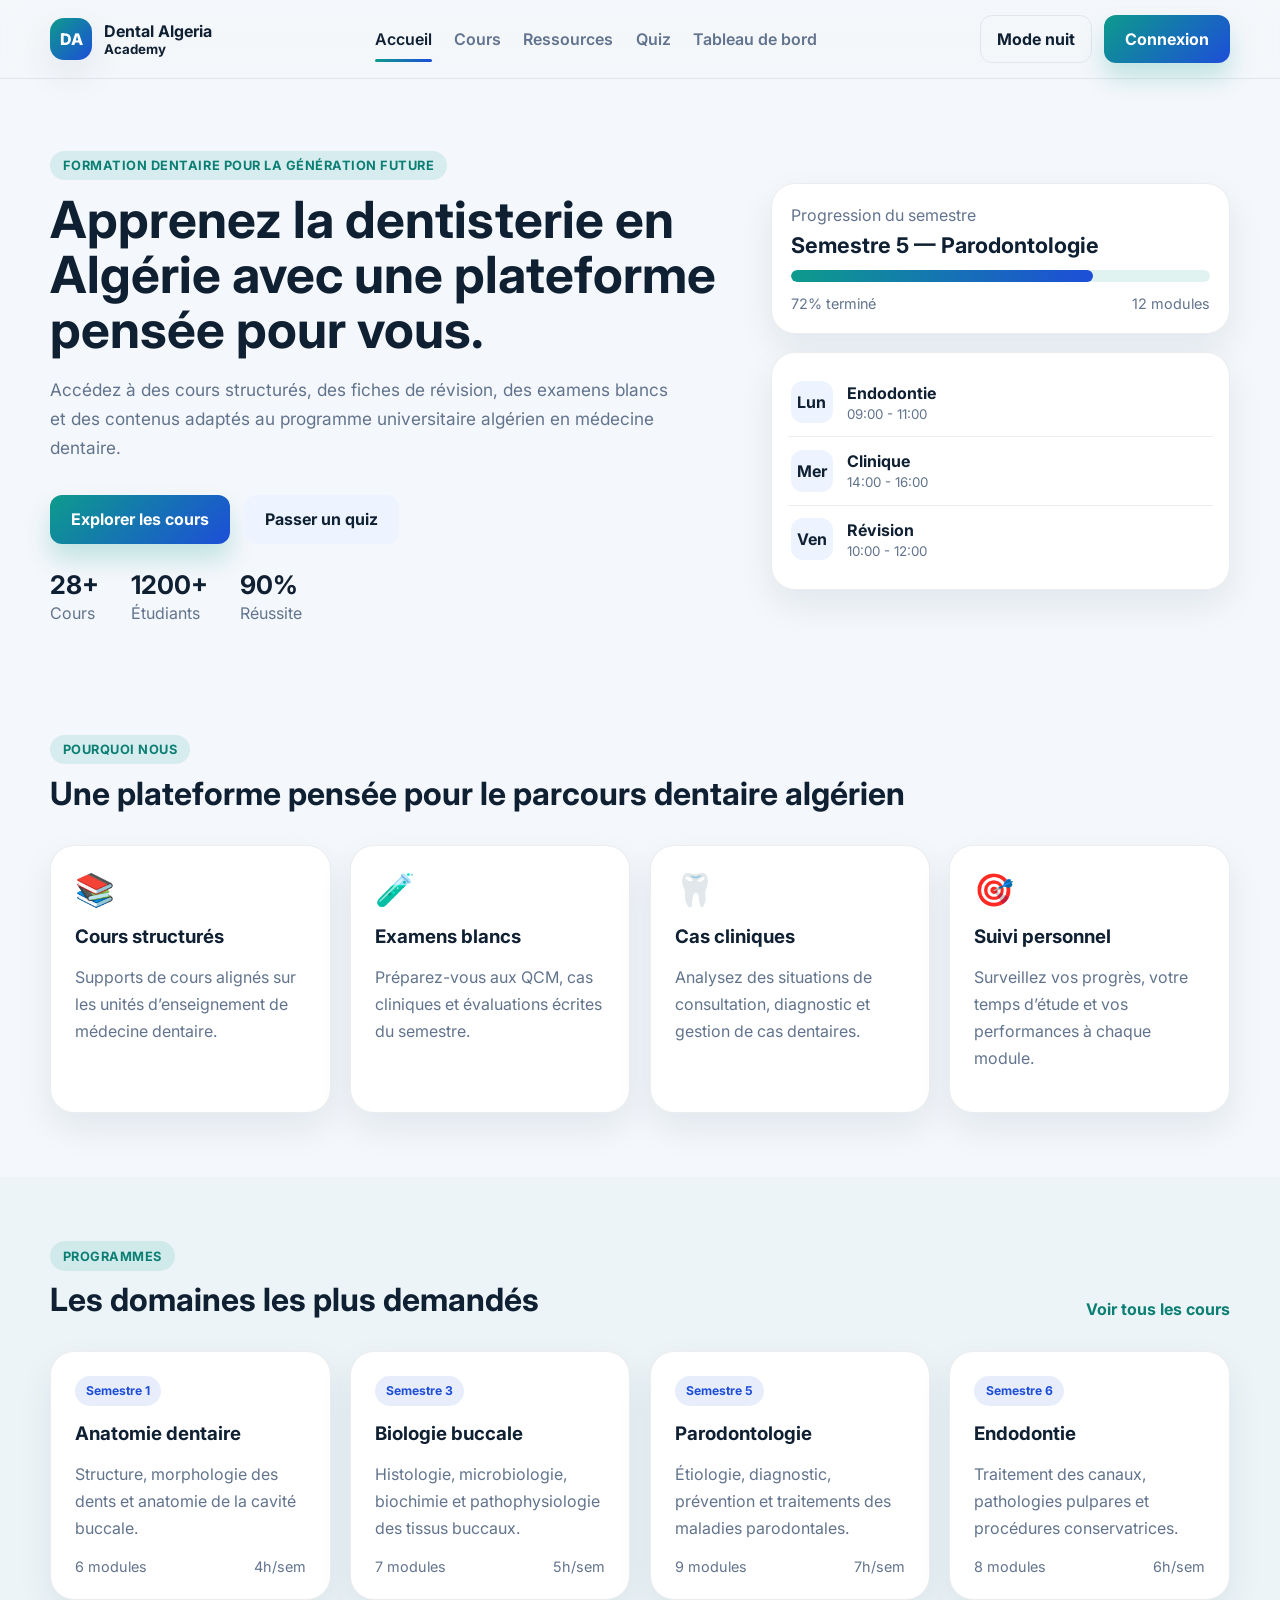
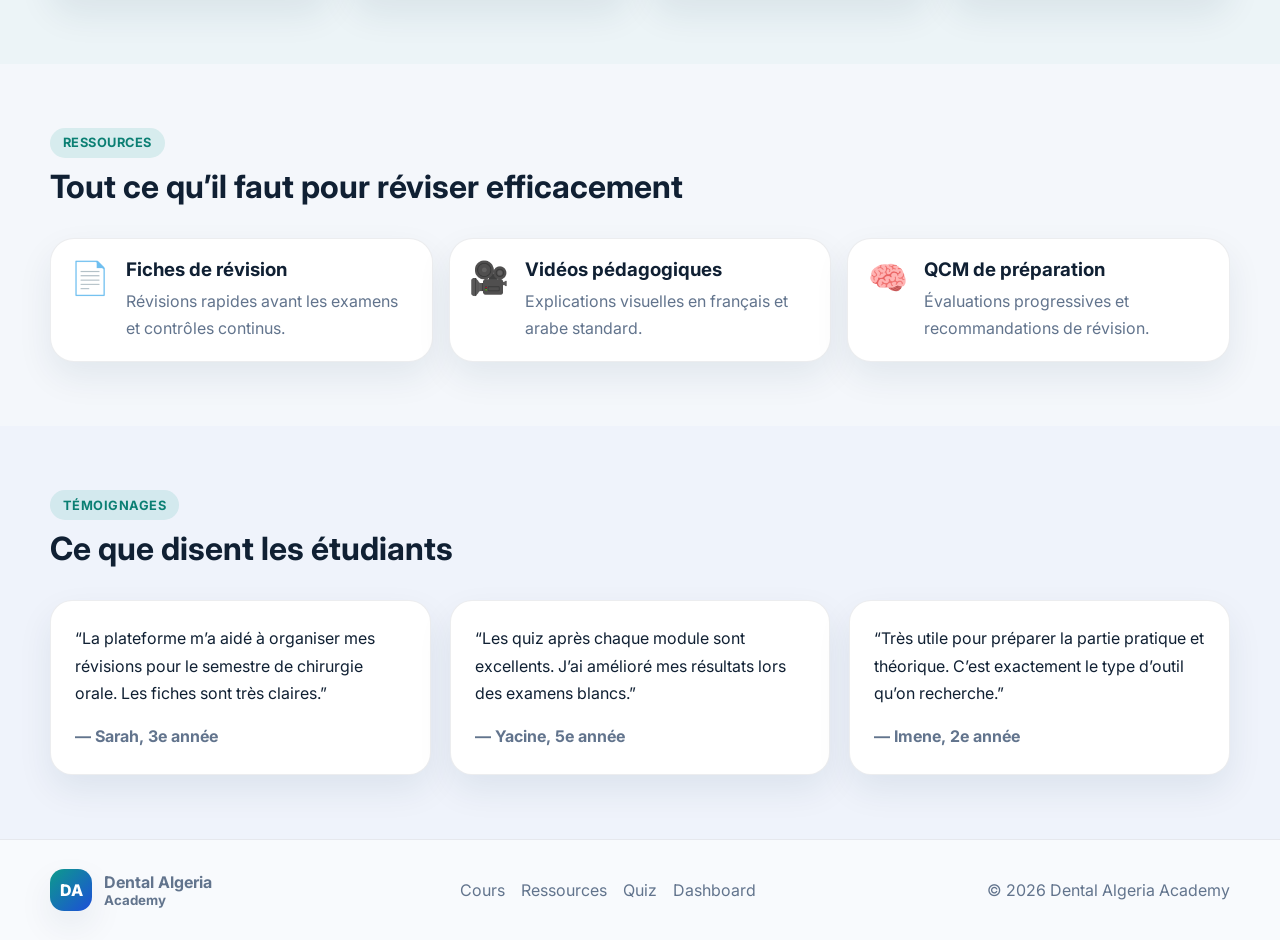
<file: index.html>
<!DOCTYPE html>
<html lang="fr">
  <head>
    <meta charset="UTF-8" />
    <meta name="viewport" content="width=device-width, initial-scale=1.0" />
    <title>Dental Algeria Academy</title>
    <meta
      name="description"
      content="Plateforme d'apprentissage pour étudiants en médecine dentaire en Algérie. Cours, quiz, ressources et suivi de progression."
    />
    <link rel="preconnect" href="https://fonts.googleapis.com" />
    <link rel="preconnect" href="https://fonts.gstatic.com" crossorigin />
    <link
      href="https://fonts.googleapis.com/css2?family=Inter:wght@400;500;600;700;800&display=swap"
      rel="stylesheet"
    />
    <link rel="stylesheet" href="styles.css" />
  </head>
  <body>
    <header class="site-header">
      <div class="container nav-wrap">
        <a href="index.html" class="brand">
          <span class="brand-mark">DA</span>
          <span>
            <strong>Dental Algeria</strong>
            <small>Academy</small>
          </span>
        </a>

        <nav class="main-nav" aria-label="Navigation principale">
          <a href="index.html" class="active">Accueil</a>
          <a href="courses.html">Cours</a>
          <a href="resources.html">Ressources</a>
          <a href="quiz.html">Quiz</a>
          <a href="dashboard.html">Tableau de bord</a>
        </nav>

        <div class="nav-actions">
          <button class="ghost-btn" id="themeToggle" aria-label="Changer le thème">Mode nuit</button>
          <button class="primary-btn" id="loginBtn">Connexion</button>
        </div>
      </div>
    </header>

    <main>
      <section class="hero">
        <div class="container hero-grid">
          <div class="hero-copy">
            <span class="eyebrow">Formation dentaire pour la génération future</span>
            <h1>Apprenez la dentisterie en Algérie avec une plateforme pensée pour vous.</h1>
            <p>
              Accédez à des cours structurés, des fiches de révision, des examens blancs et
              des contenus adaptés au programme universitaire algérien en médecine dentaire.
            </p>

            <div class="hero-actions">
              <a href="courses.html" class="primary-btn">Explorer les cours</a>
              <a href="quiz.html" class="secondary-btn">Passer un quiz</a>
            </div>

            <ul class="hero-metrics">
              <li><strong>28+</strong><span>Cours</span></li>
              <li><strong>1200+</strong><span>Étudiants</span></li>
              <li><strong>90%</strong><span>Réussite</span></li>
            </ul>
          </div>

          <div class="hero-card">
            <div class="mini-panel">
              <span class="panel-label">Progression du semestre</span>
              <h3>Semestre 5 — Parodontologie</h3>
              <div class="progress-bar">
                <span style="width: 72%"></span>
              </div>
              <div class="mini-meta">
                <span>72% terminé</span>
                <span>12 modules</span>
              </div>
            </div>

            <div class="schedule-card">
              <div class="schedule-row">
                <span class="day-tag">Lun</span>
                <div>
                  <strong>Endodontie</strong>
                  <small>09:00 - 11:00</small>
                </div>
              </div>
              <div class="schedule-row">
                <span class="day-tag">Mer</span>
                <div>
                  <strong>Clinique</strong>
                  <small>14:00 - 16:00</small>
                </div>
              </div>
              <div class="schedule-row">
                <span class="day-tag">Ven</span>
                <div>
                  <strong>Révision</strong>
                  <small>10:00 - 12:00</small>
                </div>
              </div>
            </div>
          </div>
        </div>
      </section>

      <section class="section">
        <div class="container">
          <div class="section-head">
            <span class="eyebrow">Pourquoi nous</span>
            <h2>Une plateforme pensée pour le parcours dentaire algérien</h2>
          </div>
          <div class="feature-grid">
            <article class="feature-card">
              <div class="icon">📚</div>
              <h3>Cours structurés</h3>
              <p>Supports de cours alignés sur les unités d’enseignement de médecine dentaire.</p>
            </article>
            <article class="feature-card">
              <div class="icon">🧪</div>
              <h3>Examens blancs</h3>
              <p>Préparez-vous aux QCM, cas cliniques et évaluations écrites du semestre.</p>
            </article>
            <article class="feature-card">
              <div class="icon">🦷</div>
              <h3>Cas cliniques</h3>
              <p>Analysez des situations de consultation, diagnostic et gestion de cas dentaires.</p>
            </article>
            <article class="feature-card">
              <div class="icon">🎯</div>
              <h3>Suivi personnel</h3>
              <p>Surveillez vos progrès, votre temps d’étude et vos performances à chaque module.</p>
            </article>
          </div>
        </div>
      </section>

      <section class="section alt-bg">
        <div class="container">
          <div class="section-head-two">
            <div>
              <span class="eyebrow">Programmes</span>
              <h2>Les domaines les plus demandés</h2>
            </div>
            <a href="courses.html" class="text-link">Voir tous les cours</a>
          </div>

          <div class="course-grid">
            <article class="course-card">
              <span class="course-tag">Semestre 1</span>
              <h3>Anatomie dentaire</h3>
              <p>Structure, morphologie des dents et anatomie de la cavité buccale.</p>
              <div class="course-meta"><span>6 modules</span><span>4h/sem</span></div>
            </article>

            <article class="course-card">
              <span class="course-tag">Semestre 3</span>
              <h3>Biologie buccale</h3>
              <p>Histologie, microbiologie, biochimie et pathophysiologie des tissus buccaux.</p>
              <div class="course-meta"><span>7 modules</span><span>5h/sem</span></div>
            </article>

            <article class="course-card">
              <span class="course-tag">Semestre 5</span>
              <h3>Parodontologie</h3>
              <p>Étiologie, diagnostic, prévention et traitements des maladies parodontales.</p>
              <div class="course-meta"><span>9 modules</span><span>7h/sem</span></div>
            </article>

            <article class="course-card">
              <span class="course-tag">Semestre 6</span>
              <h3>Endodontie</h3>
              <p>Traitement des canaux, pathologies pulpares et procédures conservatrices.</p>
              <div class="course-meta"><span>8 modules</span><span>6h/sem</span></div>
            </article>
          </div>
        </div>
      </section>

      <section class="section">
        <div class="container">
          <div class="section-head">
            <span class="eyebrow">Ressources</span>
            <h2>Tout ce qu’il faut pour réviser efficacement</h2>
          </div>
          <div class="resource-list">
            <div class="resource-item">
              <span>📄</span>
              <div>
                <h3>Fiches de révision</h3>
                <p>Révisions rapides avant les examens et contrôles continus.</p>
              </div>
            </div>
            <div class="resource-item">
              <span>🎥</span>
              <div>
                <h3>Vidéos pédagogiques</h3>
                <p>Explications visuelles en français et arabe standard.</p>
              </div>
            </div>
            <div class="resource-item">
              <span>🧠</span>
              <div>
                <h3>QCM de préparation</h3>
                <p>Évaluations progressives et recommandations de révision.</p>
              </div>
            </div>
          </div>
        </div>
      </section>

      <section class="section testimonials">
        <div class="container">
          <div class="section-head">
            <span class="eyebrow">Témoignages</span>
            <h2>Ce que disent les étudiants</h2>
          </div>
          <div class="testimonial-grid">
            <blockquote>
              “La plateforme m’a aidé à organiser mes révisions pour le semestre de chirurgie orale. Les fiches sont très claires.”
              <footer>— Sarah, 3e année</footer>
            </blockquote>
            <blockquote>
              “Les quiz après chaque module sont excellents. J’ai amélioré mes résultats lors des examens blancs.”
              <footer>— Yacine, 5e année</footer>
            </blockquote>
            <blockquote>
              “Très utile pour préparer la partie pratique et théorique. C’est exactement le type d’outil qu’on recherche.”
              <footer>— Imene, 2e année</footer>
            </blockquote>
          </div>
        </div>
      </section>
    </main>

    <footer class="site-footer">
      <div class="container footer-wrap">
        <div>
          <a href="index.html" class="brand footer-brand">
            <span class="brand-mark">DA</span>
            <span>
              <strong>Dental Algeria</strong>
              <small>Academy</small>
            </span>
          </a>
        </div>
        <div class="footer-links">
          <a href="courses.html">Cours</a>
          <a href="resources.html">Ressources</a>
          <a href="quiz.html">Quiz</a>
          <a href="dashboard.html">Dashboard</a>
        </div>
        <p>© 2026 Dental Algeria Academy</p>
      </div>
    </footer>

    <div class="modal hidden" id="loginModal" aria-hidden="true">
      <div class="modal-backdrop" data-close="true"></div>
      <div class="modal-card" role="dialog" aria-modal="true" aria-labelledby="loginTitle">
        <button class="close-btn" data-close="true" aria-label="Fermer">×</button>
        <h3 id="loginTitle">Connexion</h3>
        <form id="loginForm">
          <label>
            Nom complet
            <input type="text" id="studentName" placeholder="Entrez votre nom" required />
          </label>
          <label>
            Niveau d’étude
            <select id="studentLevel">
              <option value="1ère année">1ère année</option>
              <option value="2e année">2e année</option>
              <option value="3e année">3e année</option>
              <option value="4e année">4e année</option>
              <option value="5e année">5e année</option>
              <option value="6e année">6e année</option>
            </select>
          </label>
          <button type="submit" class="primary-btn wide">Se connecter</button>
        </form>
      </div>
    </div>

    <script src="app.js"></script>
  </body>
</html>
</file>
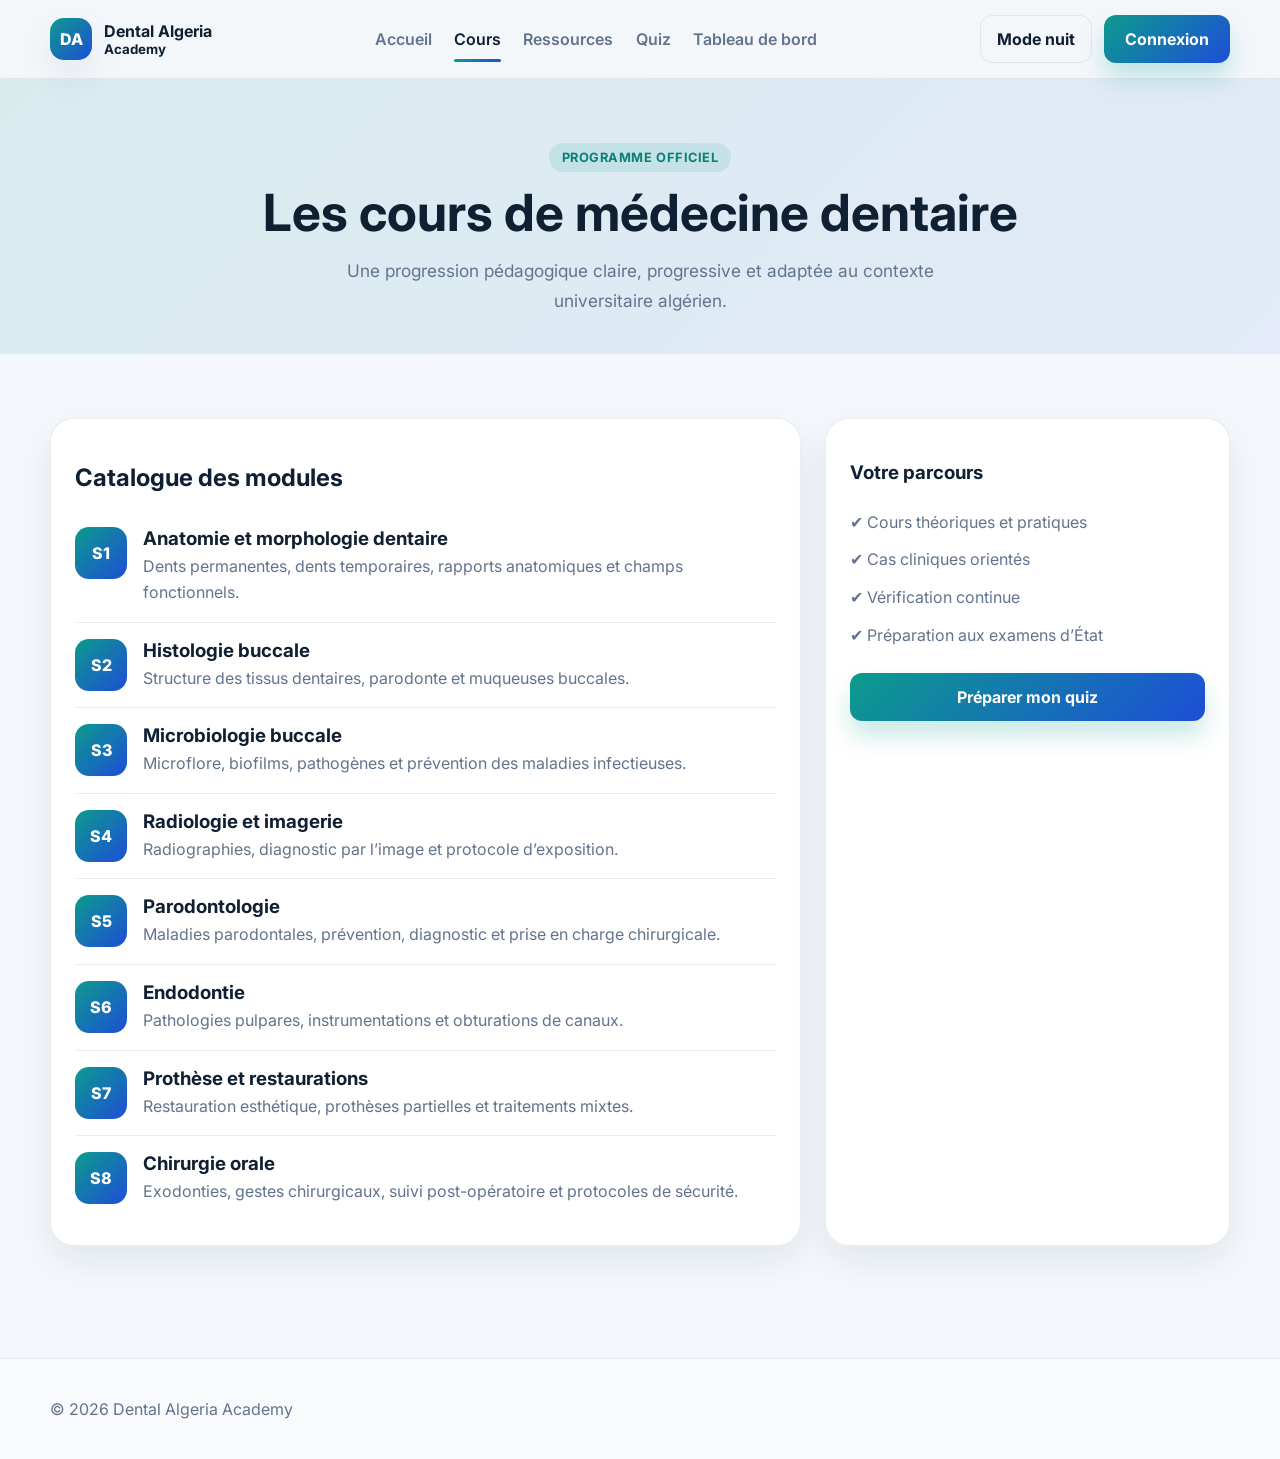
<file: courses.html>
<!DOCTYPE html>
<html lang="fr">
  <head>
    <meta charset="UTF-8" />
    <meta name="viewport" content="width=device-width, initial-scale=1.0" />
    <title>Cours | Dental Algeria Academy</title>
    <link rel="preconnect" href="https://fonts.googleapis.com" />
    <link rel="preconnect" href="https://fonts.gstatic.com" crossorigin />
    <link
      href="https://fonts.googleapis.com/css2?family=Inter:wght@400;500;600;700;800&display=swap"
      rel="stylesheet"
    />
    <link rel="stylesheet" href="styles.css" />
  </head>
  <body>
    <header class="site-header">
      <div class="container nav-wrap">
        <a href="index.html" class="brand">
          <span class="brand-mark">DA</span>
          <span>
            <strong>Dental Algeria</strong>
            <small>Academy</small>
          </span>
        </a>

        <nav class="main-nav" aria-label="Navigation principale">
          <a href="index.html">Accueil</a>
          <a href="courses.html" class="active">Cours</a>
          <a href="resources.html">Ressources</a>
          <a href="quiz.html">Quiz</a>
          <a href="dashboard.html">Tableau de bord</a>
        </nav>

        <div class="nav-actions">
          <button class="ghost-btn" id="themeToggle" aria-label="Changer le thème">Mode nuit</button>
          <button class="primary-btn" id="loginBtn">Connexion</button>
        </div>
      </div>
    </header>

    <main class="page-shell">
      <section class="page-hero small-hero">
        <div class="container">
          <span class="eyebrow">Programme officiel</span>
          <h1>Les cours de médecine dentaire</h1>
          <p>Une progression pédagogique claire, progressive et adaptée au contexte universitaire algérien.</p>
        </div>
      </section>

      <section class="section">
        <div class="container">
          <div class="course-detail-grid">
            <div class="course-list-card">
              <h2>Catalogue des modules</h2>
              <div class="module-item">
                <span class="module-badge">S1</span>
                <div>
                  <h3>Anatomie et morphologie dentaire</h3>
                  <p>Dents permanentes, dents temporaires, rapports anatomiques et champs fonctionnels.</p>
                </div>
              </div>
              <div class="module-item">
                <span class="module-badge">S2</span>
                <div>
                  <h3>Histologie buccale</h3>
                  <p>Structure des tissus dentaires, parodonte et muqueuses buccales.</p>
                </div>
              </div>
              <div class="module-item">
                <span class="module-badge">S3</span>
                <div>
                  <h3>Microbiologie buccale</h3>
                  <p>Microflore, biofilms, pathogènes et prévention des maladies infectieuses.</p>
                </div>
              </div>
              <div class="module-item">
                <span class="module-badge">S4</span>
                <div>
                  <h3>Radiologie et imagerie</h3>
                  <p>Radiographies, diagnostic par l’image et protocole d’exposition.</p>
                </div>
              </div>
              <div class="module-item">
                <span class="module-badge">S5</span>
                <div>
                  <h3>Parodontologie</h3>
                  <p>Maladies parodontales, prévention, diagnostic et prise en charge chirurgicale.</p>
                </div>
              </div>
              <div class="module-item">
                <span class="module-badge">S6</span>
                <div>
                  <h3>Endodontie</h3>
                  <p>Pathologies pulpares, instrumentations et obturations de canaux.</p>
                </div>
              </div>
              <div class="module-item">
                <span class="module-badge">S7</span>
                <div>
                  <h3>Prothèse et restaurations</h3>
                  <p>Restauration esthétique, prothèses partielles et traitements mixtes.</p>
                </div>
              </div>
              <div class="module-item">
                <span class="module-badge">S8</span>
                <div>
                  <h3>Chirurgie orale</h3>
                  <p>Exodonties, gestes chirurgicaux, suivi post-opératoire et protocoles de sécurité.</p>
                </div>
              </div>
            </div>

            <aside class="stacked-card">
              <h3>Votre parcours</h3>
              <ul>
                <li>✔ Cours théoriques et pratiques</li>
                <li>✔ Cas cliniques orientés</li>
                <li>✔ Vérification continue</li>
                <li>✔ Préparation aux examens d’État</li>
              </ul>
              <a href="quiz.html" class="primary-btn wide">Préparer mon quiz</a>
            </aside>
          </div>
        </div>
      </section>
    </main>

    <footer class="site-footer">
      <div class="container footer-wrap">
        <p>© 2026 Dental Algeria Academy</p>
      </div>
    </footer>

    <div class="modal hidden" id="loginModal" aria-hidden="true">
      <div class="modal-backdrop" data-close="true"></div>
      <div class="modal-card" role="dialog" aria-modal="true" aria-labelledby="loginTitle">
        <button class="close-btn" data-close="true" aria-label="Fermer">×</button>
        <h3 id="loginTitle">Connexion</h3>
        <form id="loginForm">
          <label>
            Nom complet
            <input type="text" id="studentName" placeholder="Entrez votre nom" required />
          </label>
          <label>
            Niveau d’étude
            <select id="studentLevel">
              <option value="1ère année">1ère année</option>
              <option value="2e année">2e année</option>
              <option value="3e année">3e année</option>
              <option value="4e année">4e année</option>
              <option value="5e année">5e année</option>
              <option value="6e année">6e année</option>
            </select>
          </label>
          <button type="submit" class="primary-btn wide">Se connecter</button>
        </form>
      </div>
    </div>

    <script src="app.js"></script>
  </body>
</html>
</file>
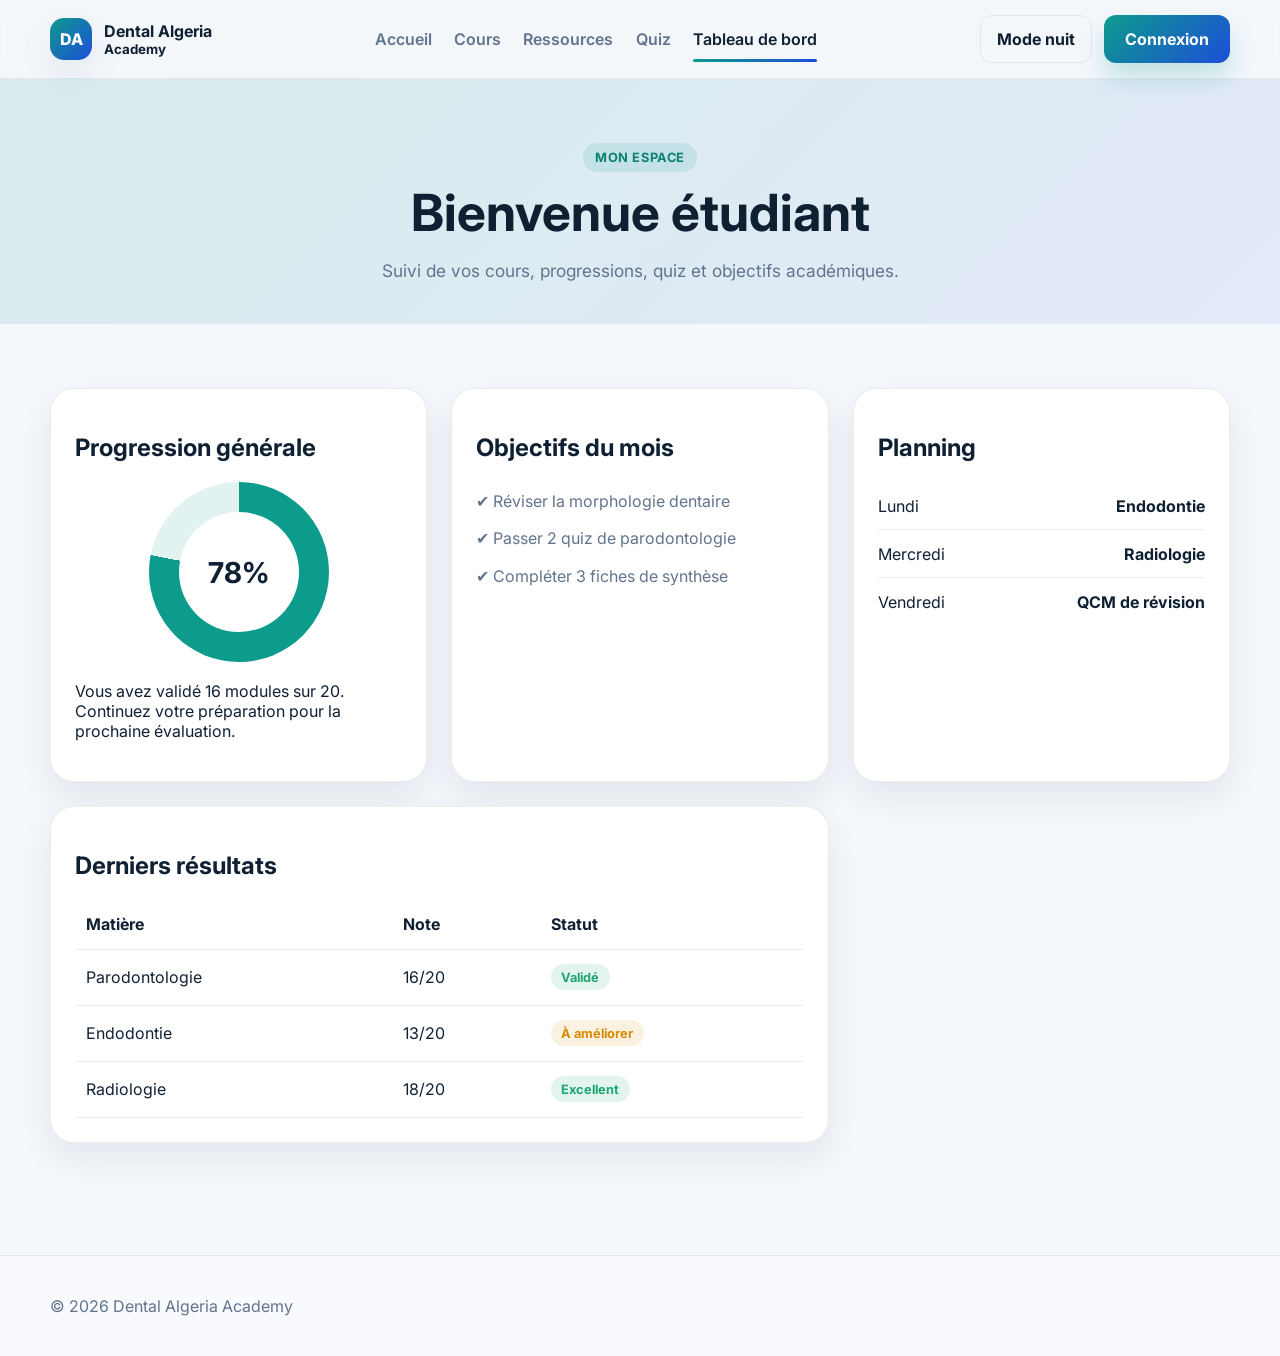
<file: dashboard.html>
<!DOCTYPE html>
<html lang="fr">
  <head>
    <meta charset="UTF-8" />
    <meta name="viewport" content="width=device-width, initial-scale=1.0" />
    <title>Tableau de bord | Dental Algeria Academy</title>
    <link rel="preconnect" href="https://fonts.googleapis.com" />
    <link rel="preconnect" href="https://fonts.gstatic.com" crossorigin />
    <link
      href="https://fonts.googleapis.com/css2?family=Inter:wght@400;500;600;700;800&display=swap"
      rel="stylesheet"
    />
    <link rel="stylesheet" href="styles.css" />
  </head>
  <body>
    <header class="site-header">
      <div class="container nav-wrap">
        <a href="index.html" class="brand">
          <span class="brand-mark">DA</span>
          <span>
            <strong>Dental Algeria</strong>
            <small>Academy</small>
          </span>
        </a>

        <nav class="main-nav" aria-label="Navigation principale">
          <a href="index.html">Accueil</a>
          <a href="courses.html">Cours</a>
          <a href="resources.html">Ressources</a>
          <a href="quiz.html">Quiz</a>
          <a href="dashboard.html" class="active">Tableau de bord</a>
        </nav>

        <div class="nav-actions">
          <button class="ghost-btn" id="themeToggle" aria-label="Changer le thème">Mode nuit</button>
          <button class="primary-btn" id="loginBtn">Connexion</button>
        </div>
      </div>
    </header>

    <main class="page-shell">
      <section class="page-hero small-hero">
        <div class="container">
          <span class="eyebrow">Mon espace</span>
          <h1 id="dashboardTitle">Bienvenue étudiant</h1>
          <p>Suivi de vos cours, progressions, quiz et objectifs académiques.</p>
        </div>
      </section>

      <section class="section">
        <div class="container dashboard-grid">
          <div class="dashboard-card big-card">
            <h2>Progression générale</h2>
            <div class="progress-ring">
              <div class="ring-center">
                <strong>78%</strong>
              </div>
            </div>
            <p>Vous avez validé 16 modules sur 20. Continuez votre préparation pour la prochaine évaluation.</p>
          </div>

          <div class="dashboard-card">
            <h2>Objectifs du mois</h2>
            <ul class="check-list">
              <li>✔ Réviser la morphologie dentaire</li>
              <li>✔ Passer 2 quiz de parodontologie</li>
              <li>✔ Compléter 3 fiches de synthèse</li>
            </ul>
          </div>

          <div class="dashboard-card">
            <h2>Planning</h2>
            <div class="mini-plan">
              <span>Lundi</span>
              <strong>Endodontie</strong>
            </div>
            <div class="mini-plan">
              <span>Mercredi</span>
              <strong>Radiologie</strong>
            </div>
            <div class="mini-plan">
              <span>Vendredi</span>
              <strong>QCM de révision</strong>
            </div>
          </div>

          <div class="dashboard-card wide-card">
            <h2>Derniers résultats</h2>
            <table>
              <thead>
                <tr>
                  <th>Matière</th>
                  <th>Note</th>
                  <th>Statut</th>
                </tr>
              </thead>
              <tbody>
                <tr>
                  <td>Parodontologie</td>
                  <td>16/20</td>
                  <td><span class="success-pill">Validé</span></td>
                </tr>
                <tr>
                  <td>Endodontie</td>
                  <td>13/20</td>
                  <td><span class="warning-pill">À améliorer</span></td>
                </tr>
                <tr>
                  <td>Radiologie</td>
                  <td>18/20</td>
                  <td><span class="success-pill">Excellent</span></td>
                </tr>
              </tbody>
            </table>
          </div>
        </div>
      </section>
    </main>

    <footer class="site-footer">
      <div class="container footer-wrap">
        <p>© 2026 Dental Algeria Academy</p>
      </div>
    </footer>

    <div class="modal hidden" id="loginModal" aria-hidden="true">
      <div class="modal-backdrop" data-close="true"></div>
      <div class="modal-card" role="dialog" aria-modal="true" aria-labelledby="loginTitle">
        <button class="close-btn" data-close="true" aria-label="Fermer">×</button>
        <h3 id="loginTitle">Connexion</h3>
        <form id="loginForm">
          <label>
            Nom complet
            <input type="text" id="studentName" placeholder="Entrez votre nom" required />
          </label>
          <label>
            Niveau d’étude
            <select id="studentLevel">
              <option value="1ère année">1ère année</option>
              <option value="2e année">2e année</option>
              <option value="3e année">3e année</option>
              <option value="4e année">4e année</option>
              <option value="5e année">5e année</option>
              <option value="6e année">6e année</option>
            </select>
          </label>
          <button type="submit" class="primary-btn wide">Se connecter</button>
        </form>
      </div>
    </div>

    <script src="app.js"></script>
  </body>
</html>
</file>
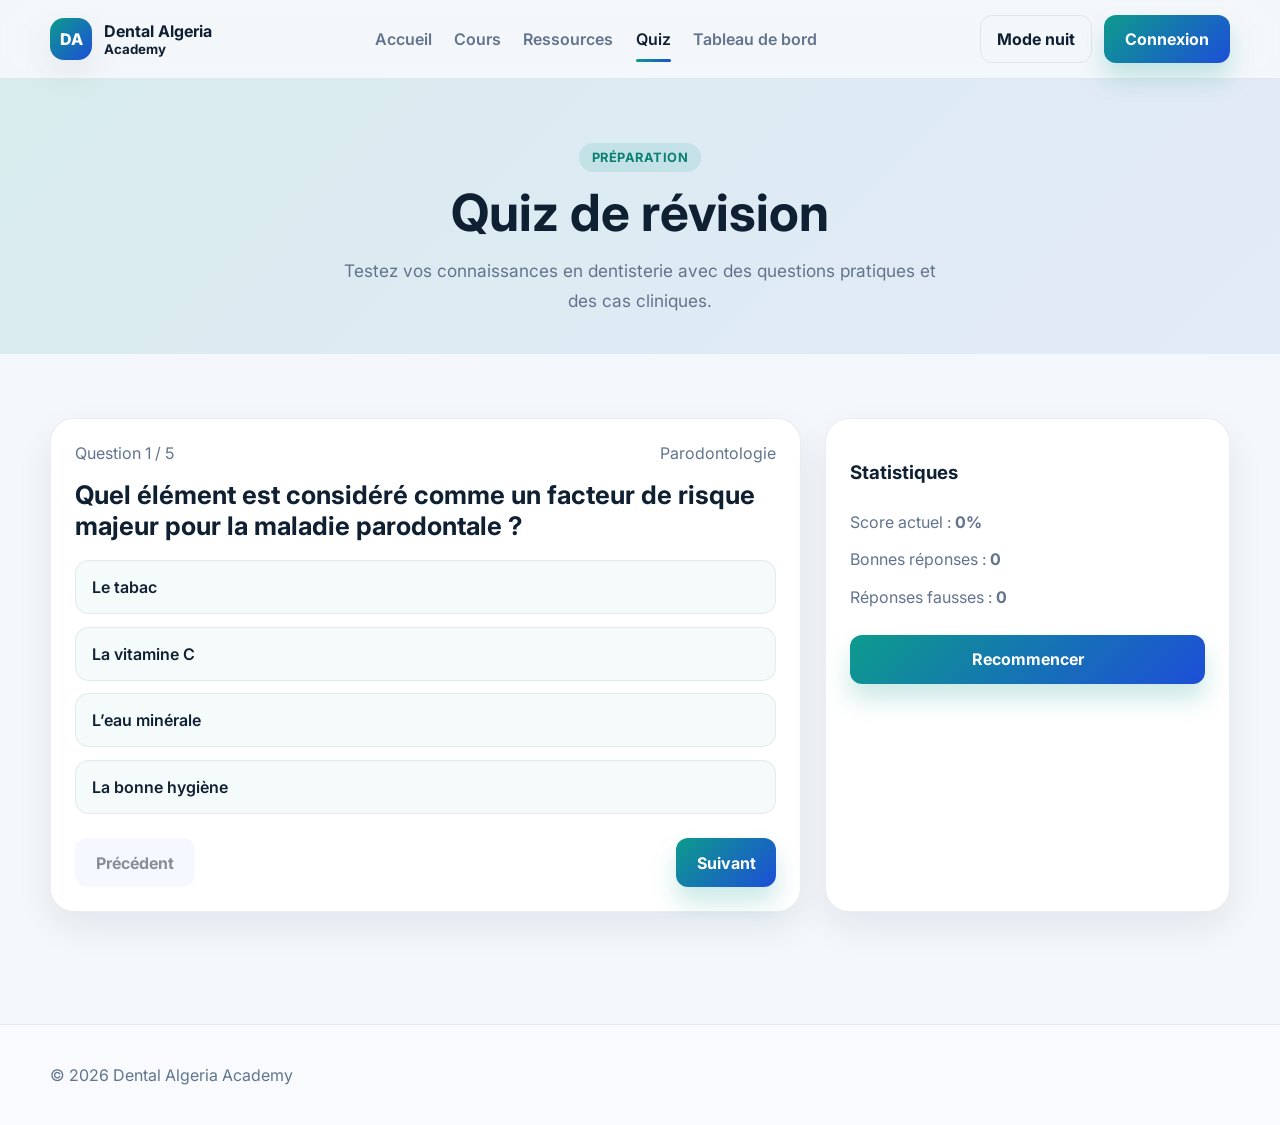
<file: quiz.html>
<!DOCTYPE html>
<html lang="fr">
  <head>
    <meta charset="UTF-8" />
    <meta name="viewport" content="width=device-width, initial-scale=1.0" />
    <title>Quiz | Dental Algeria Academy</title>
    <link rel="preconnect" href="https://fonts.googleapis.com" />
    <link rel="preconnect" href="https://fonts.gstatic.com" crossorigin />
    <link
      href="https://fonts.googleapis.com/css2?family=Inter:wght@400;500;600;700;800&display=swap"
      rel="stylesheet"
    />
    <link rel="stylesheet" href="styles.css" />
  </head>
  <body>
    <header class="site-header">
      <div class="container nav-wrap">
        <a href="index.html" class="brand">
          <span class="brand-mark">DA</span>
          <span>
            <strong>Dental Algeria</strong>
            <small>Academy</small>
          </span>
        </a>

        <nav class="main-nav" aria-label="Navigation principale">
          <a href="index.html">Accueil</a>
          <a href="courses.html">Cours</a>
          <a href="resources.html">Ressources</a>
          <a href="quiz.html" class="active">Quiz</a>
          <a href="dashboard.html">Tableau de bord</a>
        </nav>

        <div class="nav-actions">
          <button class="ghost-btn" id="themeToggle" aria-label="Changer le thème">Mode nuit</button>
          <button class="primary-btn" id="loginBtn">Connexion</button>
        </div>
      </div>
    </header>

    <main class="page-shell">
      <section class="page-hero small-hero">
        <div class="container">
          <span class="eyebrow">Préparation</span>
          <h1>Quiz de révision</h1>
          <p>Testez vos connaissances en dentisterie avec des questions pratiques et des cas cliniques.</p>
        </div>
      </section>

      <section class="section">
        <div class="container quiz-layout">
          <div class="quiz-panel">
            <div id="quizApp">
              <div class="quiz-header">
                <span id="quizCounter">Question 1 / 5</span>
                <span id="quizCategory">Parodontologie</span>
              </div>
              <h2 id="questionText">Quel élément est considéré comme un facteur de risque majeur pour la maladie parodontale ?</h2>

              <div class="answers" id="answerList"></div>

              <div class="quiz-actions">
                <button class="secondary-btn" id="prevBtn" type="button">Précédent</button>
                <button class="primary-btn" id="nextBtn" type="button">Suivant</button>
              </div>
            </div>
          </div>

          <aside class="stacked-card">
            <h3>Statistiques</h3>
            <ul>
              <li>Score actuel : <strong id="scoreValue">0%</strong></li>
              <li>Bonnes réponses : <strong id="goodAnswers">0</strong></li>
              <li>Réponses fausses : <strong id="badAnswers">0</strong></li>
            </ul>
            <button class="primary-btn wide" id="resetQuiz">Recommencer</button>
          </aside>
        </div>
      </section>
    </main>

    <footer class="site-footer">
      <div class="container footer-wrap">
        <p>© 2026 Dental Algeria Academy</p>
      </div>
    </footer>

    <div class="modal hidden" id="loginModal" aria-hidden="true">
      <div class="modal-backdrop" data-close="true"></div>
      <div class="modal-card" role="dialog" aria-modal="true" aria-labelledby="loginTitle">
        <button class="close-btn" data-close="true" aria-label="Fermer">×</button>
        <h3 id="loginTitle">Connexion</h3>
        <form id="loginForm">
          <label>
            Nom complet
            <input type="text" id="studentName" placeholder="Entrez votre nom" required />
          </label>
          <label>
            Niveau d’étude
            <select id="studentLevel">
              <option value="1ère année">1ère année</option>
              <option value="2e année">2e année</option>
              <option value="3e année">3e année</option>
              <option value="4e année">4e année</option>
              <option value="5e année">5e année</option>
              <option value="6e année">6e année</option>
            </select>
          </label>
          <button type="submit" class="primary-btn wide">Se connecter</button>
        </form>
      </div>
    </div>

    <script src="app.js"></script>
  </body>
</html>
</file>
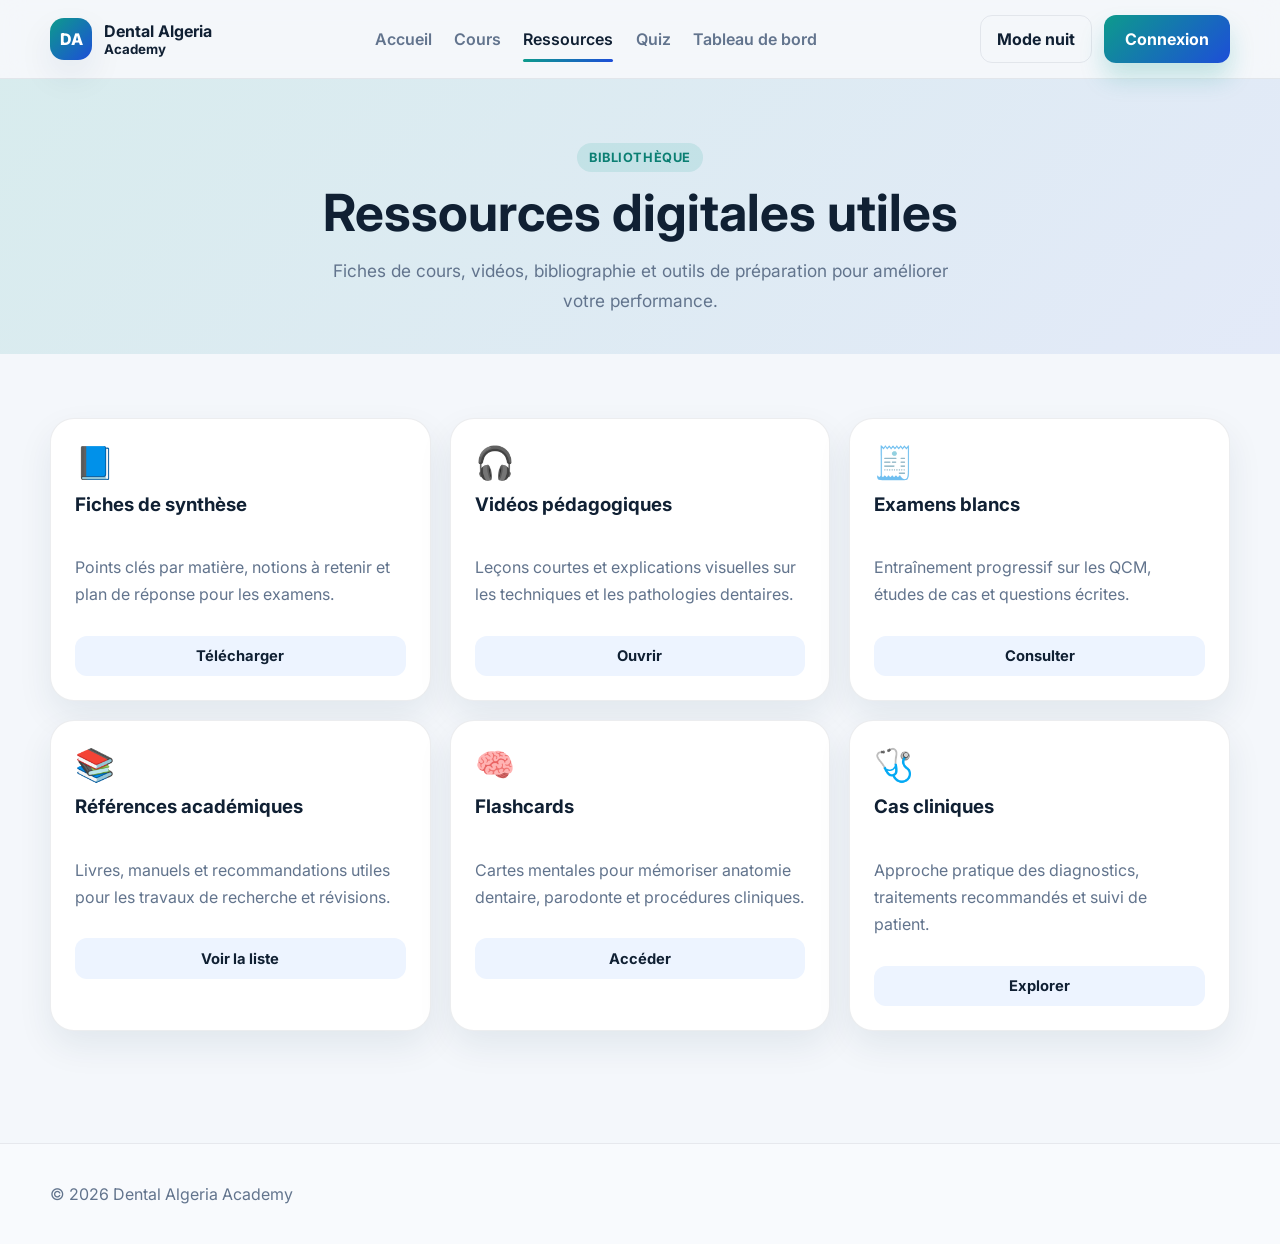
<file: resources.html>
<!DOCTYPE html>
<html lang="fr">
  <head>
    <meta charset="UTF-8" />
    <meta name="viewport" content="width=device-width, initial-scale=1.0" />
    <title>Ressources | Dental Algeria Academy</title>
    <link rel="preconnect" href="https://fonts.googleapis.com" />
    <link rel="preconnect" href="https://fonts.gstatic.com" crossorigin />
    <link
      href="https://fonts.googleapis.com/css2?family=Inter:wght@400;500;600;700;800&display=swap"
      rel="stylesheet"
    />
    <link rel="stylesheet" href="styles.css" />
  </head>
  <body>
    <header class="site-header">
      <div class="container nav-wrap">
        <a href="index.html" class="brand">
          <span class="brand-mark">DA</span>
          <span>
            <strong>Dental Algeria</strong>
            <small>Academy</small>
          </span>
        </a>

        <nav class="main-nav" aria-label="Navigation principale">
          <a href="index.html">Accueil</a>
          <a href="courses.html">Cours</a>
          <a href="resources.html" class="active">Ressources</a>
          <a href="quiz.html">Quiz</a>
          <a href="dashboard.html">Tableau de bord</a>
        </nav>

        <div class="nav-actions">
          <button class="ghost-btn" id="themeToggle" aria-label="Changer le thème">Mode nuit</button>
          <button class="primary-btn" id="loginBtn">Connexion</button>
        </div>
      </div>
    </header>

    <main class="page-shell">
      <section class="page-hero small-hero">
        <div class="container">
          <span class="eyebrow">Bibliothèque</span>
          <h1>Ressources digitales utiles</h1>
          <p>Fiches de cours, vidéos, bibliographie et outils de préparation pour améliorer votre performance.</p>
        </div>
      </section>

      <section class="section">
        <div class="container resources-grid">
          <article class="resource-card">
            <span class="resource-icon">📘</span>
            <h3>Fiches de synthèse</h3>
            <p>Points clés par matière, notions à retenir et plan de réponse pour les examens.</p>
            <button class="secondary-btn small-btn">Télécharger</button>
          </article>
          <article class="resource-card">
            <span class="resource-icon">🎧</span>
            <h3>Vidéos pédagogiques</h3>
            <p>Leçons courtes et explications visuelles sur les techniques et les pathologies dentaires.</p>
            <button class="secondary-btn small-btn">Ouvrir</button>
          </article>
          <article class="resource-card">
            <span class="resource-icon">🧾</span>
            <h3>Examens blancs</h3>
            <p>Entraînement progressif sur les QCM, études de cas et questions écrites.</p>
            <button class="secondary-btn small-btn">Consulter</button>
          </article>
          <article class="resource-card">
            <span class="resource-icon">📚</span>
            <h3>Références académiques</h3>
            <p>Livres, manuels et recommandations utiles pour les travaux de recherche et révisions.</p>
            <button class="secondary-btn small-btn">Voir la liste</button>
          </article>
          <article class="resource-card">
            <span class="resource-icon">🧠</span>
            <h3>Flashcards</h3>
            <p>Cartes mentales pour mémoriser anatomie dentaire, parodonte et procédures cliniques.</p>
            <button class="secondary-btn small-btn">Accéder</button>
          </article>
          <article class="resource-card">
            <span class="resource-icon">🩺</span>
            <h3>Cas cliniques</h3>
            <p>Approche pratique des diagnostics, traitements recommandés et suivi de patient.</p>
            <button class="secondary-btn small-btn">Explorer</button>
          </article>
        </div>
      </section>
    </main>

    <footer class="site-footer">
      <div class="container footer-wrap">
        <p>© 2026 Dental Algeria Academy</p>
      </div>
    </footer>

    <div class="modal hidden" id="loginModal" aria-hidden="true">
      <div class="modal-backdrop" data-close="true"></div>
      <div class="modal-card" role="dialog" aria-modal="true" aria-labelledby="loginTitle">
        <button class="close-btn" data-close="true" aria-label="Fermer">×</button>
        <h3 id="loginTitle">Connexion</h3>
        <form id="loginForm">
          <label>
            Nom complet
            <input type="text" id="studentName" placeholder="Entrez votre nom" required />
          </label>
          <label>
            Niveau d’étude
            <select id="studentLevel">
              <option value="1ère année">1ère année</option>
              <option value="2e année">2e année</option>
              <option value="3e année">3e année</option>
              <option value="4e année">4e année</option>
              <option value="5e année">5e année</option>
              <option value="6e année">6e année</option>
            </select>
          </label>
          <button type="submit" class="primary-btn wide">Se connecter</button>
        </form>
      </div>
    </div>

    <script src="app.js"></script>
  </body>
</html>
</file>
<file: styles.css>
* {
  box-sizing: border-box;
}

:root {
  --bg: #f4f7fb;
  --panel: #ffffff;
  --panel-alt: #edf4ff;
  --primary: #0d9b8c;
  --primary-dark: #0b7f73;
  --accent: #1d4ed8;
  --navy: #1c2942;
  --text: #102033;
  --muted: #62748d;
  --line: rgba(16, 32, 51, 0.08);
  --shadow: 0 15px 35px rgba(15, 49, 77, 0.08);
  --success: #1ea672;
  --warning: #d58a00;
  --danger: #e06060;
}

body.dark-theme {
  --bg: #0a1220;
  --panel: #111d2f;
  --panel-alt: #13263d;
  --primary: #48d7c3;
  --primary-dark: #2ab7a7;
  --accent: #7ea6ff;
  --navy: #dfeaff;
  --text: #eaf4ff;
  --muted: #9ab1d5;
  --line: rgba(255, 255, 255, 0.08);
  --shadow: 0 25px 45px rgba(0, 0, 0, 0.35);
  --success: #38d39f;
  --warning: #f2b94b;
  --danger: #ff7d7d;
}

html {
  scroll-behavior: smooth;
}

body {
  margin: 0;
  font-family: "Inter", sans-serif;
  background: var(--bg);
  color: var(--text);
  transition: background 0.25s ease, color 0.25s ease;
}

img {
  max-width: 100%;
  display: block;
}

a {
  color: inherit;
  text-decoration: none;
}

button,
input,
select {
  font: inherit;
}

.container {
  width: min(1180px, calc(100% - 2rem));
  margin: 0 auto;
}

.site-header {
  position: sticky;
  top: 0;
  z-index: 20;
  backdrop-filter: blur(12px);
  background: rgba(244, 247, 251, 0.8);
  border-bottom: 1px solid var(--line);
}

body.dark-theme .site-header {
  background: rgba(10, 18, 32, 0.82);
}

.nav-wrap {
  display: flex;
  align-items: center;
  justify-content: space-between;
  min-height: 78px;
  gap: 1rem;
}

.brand {
  display: inline-flex;
  align-items: center;
  gap: 0.75rem;
  font-weight: 700;
}

.brand strong,
.brand small {
  display: block;
}

.brand-mark {
  display: inline-flex;
  align-items: center;
  justify-content: center;
  width: 42px;
  height: 42px;
  border-radius: 14px;
  background: linear-gradient(135deg, var(--primary), var(--accent));
  color: white;
  font-weight: 800;
  box-shadow: var(--shadow);
}

.main-nav {
  display: flex;
  align-items: center;
  gap: 1.4rem;
  color: var(--muted);
  font-weight: 600;
}

.main-nav a {
  position: relative;
  padding: 0.3rem 0;
}

.main-nav a.active,
.main-nav a:hover {
  color: var(--text);
}

.main-nav a.active::after,
.main-nav a:hover::after {
  content: "";
  position: absolute;
  left: 0;
  bottom: -0.5rem;
  width: 100%;
  height: 3px;
  border-radius: 500px;
  background: linear-gradient(90deg, var(--primary), var(--accent));
}

.nav-actions {
  display: flex;
  align-items: center;
  gap: 0.8rem;
}

.primary-btn,
.secondary-btn,
.ghost-btn {
  display: inline-flex;
  align-items: center;
  justify-content: center;
  border: none;
  cursor: pointer;
  transition: all 0.2s ease;
  border-radius: 12px;
  font-weight: 700;
}

.primary-btn {
  background: linear-gradient(135deg, var(--primary), var(--accent));
  color: white;
  padding: 0.9rem 1.3rem;
  box-shadow: 0 15px 25px rgba(13, 155, 140, 0.22);
}

.primary-btn:hover,
.secondary-btn:hover,
.ghost-btn:hover {
  transform: translateY(-1px);
}

.secondary-btn {
  background: var(--panel-alt);
  color: var(--text);
  padding: 0.9rem 1.3rem;
}

.ghost-btn {
  background: transparent;
  color: var(--text);
  border: 1px solid var(--line);
  padding: 0.8rem 1rem;
}

.wide {
  width: 100%;
}

.small-btn {
  padding: 0.7rem 1rem;
  font-size: 0.92rem;
}

.hero {
  padding: 4.5rem 0 3rem;
}

.hero-grid {
  display: grid;
  grid-template-columns: 1.2fr 0.8fr;
  gap: 2rem;
  align-items: center;
}

.hero-copy h1,
.page-hero h1 {
  font-size: clamp(2.4rem, 4vw, 4rem);
  line-height: 1.08;
  margin: 0.7rem 0 1rem;
}

.hero-copy p,
.page-hero p {
  font-size: 1.08rem;
  line-height: 1.7;
  color: var(--muted);
  max-width: 620px;
}

.eyebrow {
  display: inline-block;
  background: rgba(13, 155, 140, 0.12);
  color: var(--primary-dark);
  padding: 0.45rem 0.8rem;
  border-radius: 999px;
  font-size: 0.8rem;
  font-weight: 700;
  letter-spacing: 0.04em;
  text-transform: uppercase;
}

.hero-actions {
  display: flex;
  align-items: center;
  gap: 0.9rem;
  margin: 2rem 0 1.6rem;
  flex-wrap: wrap;
}

.hero-metrics {
  list-style: none;
  padding: 0;
  margin: 0;
  display: flex;
  align-items: center;
  gap: 2rem;
  flex-wrap: wrap;
}

.hero-metrics li {
  display: flex;
  flex-direction: column;
  gap: 0.15rem;
}

.hero-metrics strong {
  font-size: 1.6rem;
}

.hero-metrics span {
  color: var(--muted);
}

.hero-card {
  display: flex;
  flex-direction: column;
  gap: 1.1rem;
}

.mini-panel,
.schedule-card,
.feature-card,
.course-card,
.resource-card,
.dashboard-card,
.quiz-panel,
.course-list-card,
.stacked-card,
.resource-item {
  background: var(--panel);
  border: 1px solid var(--line);
  border-radius: 24px;
  box-shadow: var(--shadow);
}

.mini-panel {
  padding: 1.3rem 1.2rem;
}

.panel-label {
  display: block;
  color: var(--muted);
  margin-bottom: 0.4rem;
}

.mini-panel h3 {
  margin: 0 0 0.8rem;
  font-size: 1.35rem;
}

.progress-bar {
  width: 100%;
  height: 12px;
  border-radius: 999px;
  background: rgba(13, 155, 140, 0.12);
  overflow: hidden;
}

.progress-bar span {
  display: block;
  height: 100%;
  background: linear-gradient(90deg, var(--primary), var(--accent));
  border-radius: inherit;
}

.mini-meta {
  display: flex;
  justify-content: space-between;
  color: var(--muted);
  margin-top: 0.8rem;
  font-size: 0.9rem;
}

.schedule-card {
  padding: 1rem;
}

.schedule-row {
  display: flex;
  align-items: center;
  gap: 0.9rem;
  padding: 0.8rem 0.2rem;
  border-bottom: 1px solid var(--line);
}

.schedule-row:last-child {
  border-bottom: none;
}

.day-tag {
  display: inline-flex;
  justify-content: center;
  align-items: center;
  width: 42px;
  height: 42px;
  border-radius: 12px;
  background: var(--panel-alt);
  font-weight: 700;
}

.schedule-row div {
  display: flex;
  flex-direction: column;
  gap: 0.2rem;
}

.schedule-row small {
  color: var(--muted);
}

.section {
  padding: 4rem 0;
}

.alt-bg {
  background: rgba(13, 155, 140, 0.03);
}

.section-head {
  margin-bottom: 2rem;
}

.section-head h2,
.section-head-two h2 {
  margin: 0.6rem 0 0;
  font-size: clamp(2rem, 2.5vw, 2.6rem);
}

.section-head-two {
  display: flex;
  justify-content: space-between;
  align-items: end;
  gap: 1rem;
  margin-bottom: 2rem;
}

.text-link {
  color: var(--primary-dark);
  font-weight: 700;
}

.feature-grid,
.course-grid,
.resources-grid,
.testimonial-grid {
  display: grid;
  grid-template-columns: repeat(4, minmax(0, 1fr));
  gap: 1.2rem;
}

.feature-card,
.course-card,
.resource-card {
  padding: 1.5rem;
}

.feature-card .icon {
  font-size: 2rem;
  margin-bottom: 1rem;
}

.feature-card h3,
.course-card h3,
.resource-card h3 {
  margin: 0 0 0.7rem;
}

.feature-card p,
.course-card p,
.resource-card p {
  color: var(--muted);
  line-height: 1.7;
}

.course-tag {
  display: inline-block;
  margin-bottom: 1rem;
  background: rgba(29, 78, 216, 0.1);
  color: var(--accent);
  border-radius: 999px;
  padding: 0.45rem 0.7rem;
  font-size: 0.76rem;
  font-weight: 700;
}

.course-meta {
  display: flex;
  justify-content: space-between;
  color: var(--muted);
  margin-top: 1rem;
  font-size: 0.9rem;
}

.resource-list {
  display: grid;
  grid-template-columns: repeat(3, minmax(0, 1fr));
  gap: 1rem;
}

.resource-item {
  display: flex;
  align-items: flex-start;
  gap: 1rem;
  padding: 1.2rem;
}

.resource-item span {
  font-size: 2rem;
}

.resource-item h3 {
  margin: 0 0 0.4rem;
}

.resource-item p {
  margin: 0;
  color: var(--muted);
  line-height: 1.7;
}

.testimonials {
  background: rgba(29, 78, 216, 0.02);
}

.testimonial-grid {
  grid-template-columns: repeat(3, minmax(0, 1fr));
}

blockquote {
  margin: 0;
  background: var(--panel);
  border: 1px solid var(--line);
  border-radius: 22px;
  padding: 1.5rem;
  color: var(--text);
  line-height: 1.7;
  box-shadow: var(--shadow);
}

blockquote footer {
  margin-top: 1rem;
  color: var(--muted);
  font-weight: 700;
}

.page-shell {
  padding-bottom: 3rem;
}

.page-hero {
  background: linear-gradient(135deg, rgba(13,155,140,0.12), rgba(29,78,216,0.08));
  padding: 4rem 0 2.4rem;
}

.small-hero {
  text-align: center;
}

.small-hero h1 {
  margin-top: 0.8rem;
}

.small-hero p {
  margin: 0 auto;
}

.course-detail-grid,
.dashboard-grid,
.quiz-layout {
  display: grid;
  grid-template-columns: 1.3fr 0.7fr;
  gap: 1.5rem;
}

.course-list-card,
.stacked-card,
.quiz-panel,
.dashboard-card {
  padding: 1.5rem;
}

.module-item {
  display: flex;
  gap: 1rem;
  padding: 1rem 0;
  border-bottom: 1px solid var(--line);
}

.module-item:last-child {
  border-bottom: none;
}

.module-badge {
  display: inline-flex;
  min-width: 52px;
  height: 52px;
  justify-content: center;
  align-items: center;
  border-radius: 14px;
  background: linear-gradient(135deg, var(--primary), var(--accent));
  color: white;
  font-weight: 800;
}

.module-item h3 {
  margin: 0 0 0.25rem;
}

.module-item p {
  margin: 0;
  color: var(--muted);
  line-height: 1.6;
}

.stacked-card ul,
.check-list {
  list-style: none;
  padding: 0;
  margin: 0 0 1.2rem;
}

.stacked-card li,
.check-list li {
  padding: 0.55rem 0;
  color: var(--muted);
}

.resources-grid {
  grid-template-columns: repeat(3, minmax(0, 1fr));
}

.resource-card {
  display: flex;
  flex-direction: column;
  gap: 0.7rem;
}

.resource-icon {
  font-size: 2rem;
}

.quiz-layout {
  grid-template-columns: 1.3fr 0.7fr;
}

.quiz-header {
  display: flex;
  justify-content: space-between;
  align-items: center;
  color: var(--muted);
  margin-bottom: 1rem;
}

#questionText {
  margin: 0 0 1.2rem;
  font-size: clamp(1.5rem, 2vw, 2.2rem);
}

.answers {
  display: grid;
  gap: 0.8rem;
}

.answer-option {
  width: 100%;
  display: flex;
  align-items: center;
  justify-content: flex-start;
  text-align: left;
  background: rgba(13, 155, 140, 0.04);
  border: 1px solid var(--line);
  border-radius: 14px;
  padding: 1rem;
  cursor: pointer;
  color: var(--text);
  font-weight: 600;
}

.answer-option.selected {
  background: rgba(29, 78, 216, 0.08);
  border-color: rgba(29, 78, 216, 0.3);
}

.answer-option.correct {
  border-color: rgba(30, 166, 114, 0.4);
  background: rgba(30, 166, 114, 0.08);
}

.answer-option.wrong {
  border-color: rgba(224, 96, 96, 0.35);
  background: rgba(224, 96, 96, 0.08);
}

.quiz-actions {
  display: flex;
  justify-content: space-between;
  margin-top: 1.5rem;
  gap: 1rem;
}

.dashboard-grid {
  grid-template-columns: repeat(3, minmax(0, 1fr));
}

.big-card {
  grid-column: span 1;
}

.wide-card {
  grid-column: span 2;
}

.progress-ring {
  width: 180px;
  height: 180px;
  border-radius: 50%;
  background: conic-gradient(var(--primary) 0 78%, rgba(13, 155, 140, 0.12) 78% 100%);
  display: grid;
  place-items: center;
  margin: 1rem auto 1.2rem;
}

.ring-center {
  width: 120px;
  height: 120px;
  border-radius: 50%;
  background: var(--panel);
  display: grid;
  place-items: center;
  font-size: 1.8rem;
}

.mini-plan {
  display: flex;
  justify-content: space-between;
  align-items: center;
  padding: 0.85rem 0;
  border-bottom: 1px solid var(--line);
}

.mini-plan:last-child {
  border-bottom: none;
}

table {
  width: 100%;
  border-collapse: collapse;
}

th,
td {
  text-align: left;
  padding: 0.9rem 0.7rem;
  border-bottom: 1px solid var(--line);
}

.success-pill,
.warning-pill {
  display: inline-block;
  border-radius: 999px;
  padding: 0.35rem 0.65rem;
  font-size: 0.8rem;
  font-weight: 700;
}

.success-pill {
  background: rgba(30, 166, 114, 0.12);
  color: var(--success);
}

.warning-pill {
  background: rgba(213, 138, 0, 0.12);
  color: var(--warning);
}

.site-footer {
  border-top: 1px solid var(--line);
  background: rgba(255, 255, 255, 0.35);
  padding: 1.5rem 0;
}

body.dark-theme .site-footer {
  background: rgba(17, 29, 47, 0.7);
}

.footer-wrap {
  display: flex;
  align-items: center;
  justify-content: space-between;
  gap: 1rem;
  flex-wrap: wrap;
  color: var(--muted);
}

.footer-brand {
  margin-right: 1rem;
}

.footer-links {
  display: flex;
  gap: 1rem;
  flex-wrap: wrap;
}

.modal {
  position: fixed;
  inset: 0;
  display: grid;
  place-items: center;
  z-index: 100;
}

.modal.hidden {
  display: none;
}

.modal-backdrop {
  position: absolute;
  inset: 0;
  background: rgba(11, 17, 29, 0.55);
}

.modal-card {
  position: relative;
  width: min(460px, calc(100% - 2rem));
  background: var(--panel);
  border: 1px solid var(--line);
  border-radius: 24px;
  box-shadow: var(--shadow);
  padding: 1.5rem;
  z-index: 1;
}

.modal-card h3 {
  margin: 0 0 1rem;
  font-size: 1.7rem;
}

#loginForm {
  display: grid;
  gap: 1rem;
}

#loginForm label {
  display: grid;
  gap: 0.5rem;
  font-weight: 600;
}

#loginForm input,
#loginForm select {
  border: 1px solid var(--line);
  background: rgba(13, 155, 140, 0.03);
  border-radius: 12px;
  padding: 0.85rem 0.9rem;
  color: var(--text);
}

.close-btn {
  position: absolute;
  right: 1rem;
  top: 1rem;
  border: none;
  background: transparent;
  color: var(--muted);
  font-size: 2rem;
  cursor: pointer;
}

@media (max-width: 980px) {
  .hero-grid,
  .course-detail-grid,
  .quiz-layout,
  .dashboard-grid,
  .feature-grid,
  .course-grid,
  .resources-grid,
  .resource-list,
  .testimonial-grid {
    grid-template-columns: 1fr 1fr;
  }

  .main-nav {
    display: none;
  }
}

@media (max-width: 720px) {
  .hero-grid,
  .course-detail-grid,
  .quiz-layout,
  .dashboard-grid,
  .feature-grid,
  .course-grid,
  .resources-grid,
  .resource-list,
  .testimonial-grid {
    grid-template-columns: 1fr;
  }

  .nav-wrap {
    flex-wrap: wrap;
    justify-content: center;
    padding: 1rem 0;
  }

  .nav-actions {
    width: 100%;
    justify-content: center;
  }

  .hero {
    padding-top: 3rem;
  }

  .quiz-actions {
    flex-direction: column;
  }
}
</file>
